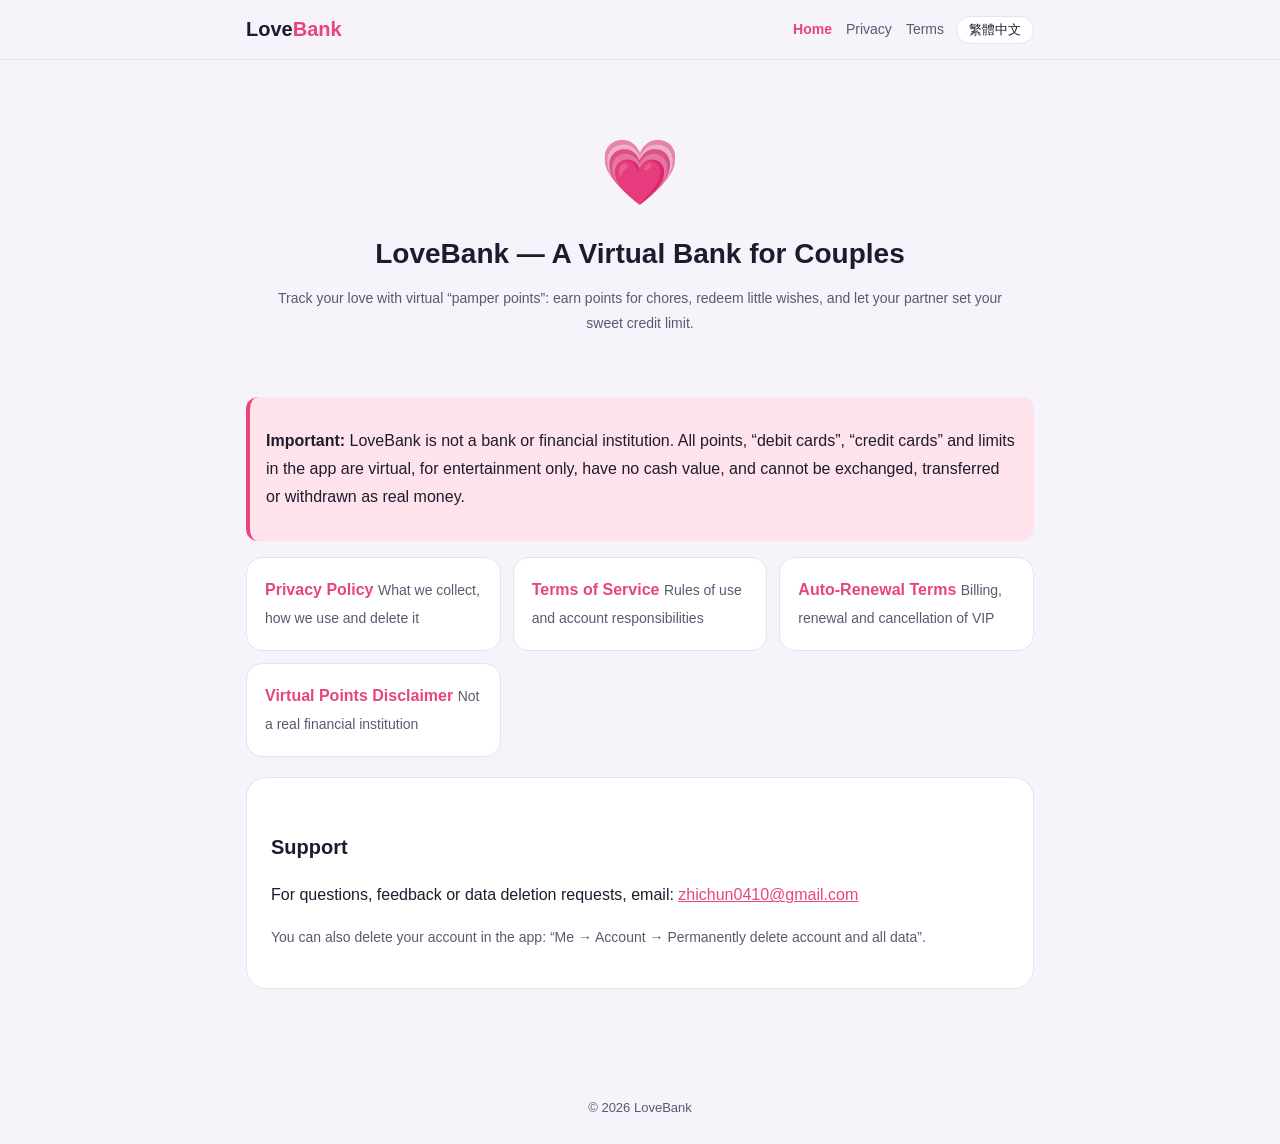
<file: index.html>
<!doctype html>
<html lang="zh-Hant">
<head>
  <meta charset="utf-8">
  <meta name="viewport" content="width=device-width, initial-scale=1">
  <title>LoveBank</title>
  <meta name="description" content="LoveBank 情侶專屬虛擬網銀 — Support, Privacy Policy and Terms of Service.">
  <link rel="stylesheet" href="style.css">
  <script src="lang.js"></script>
</head>
<body>
  <header class="top">
    <div class="top-inner">
      <a class="brand" href="index.html">Love<span>Bank</span></a>
      <nav>
        <a href="index.html" aria-current="page"><span data-lang="zh">首頁</span><span data-lang="en">Home</span></a>
        <a href="privacy.html"><span data-lang="zh">隱私權政策</span><span data-lang="en">Privacy</span></a>
        <a href="terms.html"><span data-lang="zh">服務條款</span><span data-lang="en">Terms</span></a>
      </nav>
      <button class="lang-btn" id="lang-btn" type="button">English</button>
    </div>
  </header>

  <main>
    <section class="hero">
      <div class="emoji">💗</div>
      <h1 data-lang="zh">LoveBank 情侶專屬虛擬網銀</h1>
      <h1 data-lang="en">LoveBank — A Virtual Bank for Couples</h1>
      <p class="muted" data-lang="zh">用寵愛幣記錄彼此的付出：做家務賺點、兌換小願望、由另一半核發你的甜蜜信用額度。</p>
      <p class="muted" data-lang="en">Track your love with virtual “pamper points”: earn points for chores, redeem little wishes, and let your partner set your sweet credit limit.</p>
    </section>

    <div class="notice">
      <p data-lang="zh"><strong>重要聲明：</strong>LoveBank 不是銀行或任何金融機構。App 內所有點數、金融卡、信用卡與額度皆為娛樂用途的虛擬點數，不具任何現金價值，不可兌換、轉讓或提領為真實貨幣。</p>
      <p data-lang="en"><strong>Important:</strong> LoveBank is not a bank or financial institution. All points, “debit cards”, “credit cards” and limits in the app are virtual, for entertainment only, have no cash value, and cannot be exchanged, transferred or withdrawn as real money.</p>
    </div>

    <div class="links">
      <a href="privacy.html">
        <strong data-lang="zh">隱私權政策</strong><strong data-lang="en">Privacy Policy</strong>
        <span class="muted" data-lang="zh">我們蒐集哪些資料、如何使用與刪除</span>
        <span class="muted" data-lang="en">What we collect, how we use and delete it</span>
      </a>
      <a href="terms.html">
        <strong data-lang="zh">服務條款</strong><strong data-lang="en">Terms of Service</strong>
        <span class="muted" data-lang="zh">使用規範與帳號責任</span>
        <span class="muted" data-lang="en">Rules of use and account responsibilities</span>
      </a>
      <a href="terms.html#subscription">
        <strong data-lang="zh">自動續訂說明</strong><strong data-lang="en">Auto-Renewal Terms</strong>
        <span class="muted" data-lang="zh">VIP 訂閱的付款、續訂與取消</span>
        <span class="muted" data-lang="en">Billing, renewal and cancellation of VIP</span>
      </a>
      <a href="terms.html#disclaimer">
        <strong data-lang="zh">虛擬點數免責聲明</strong><strong data-lang="en">Virtual Points Disclaimer</strong>
        <span class="muted" data-lang="zh">非真實金融機構</span>
        <span class="muted" data-lang="en">Not a real financial institution</span>
      </a>
    </div>

    <div class="card" style="margin-top:20px">
      <h2 data-lang="zh">客服支援</h2>
      <h2 data-lang="en">Support</h2>
      <p data-lang="zh">如有任何問題、建議或資料刪除需求，請來信：<a href="mailto:zhichun0410@gmail.com">zhichun0410@gmail.com</a></p>
      <p data-lang="en">For questions, feedback or data deletion requests, email: <a href="mailto:zhichun0410@gmail.com">zhichun0410@gmail.com</a></p>
      <p class="muted" data-lang="zh">你也可以直接在 App「我的 → 帳號管理 → 永久刪除帳號與所有關聯資料」自行刪除帳號。</p>
      <p class="muted" data-lang="en">You can also delete your account in the app: “Me → Account → Permanently delete account and all data”.</p>
    </div>
  </main>
  <footer>© 2026 LoveBank</footer>
</body>
</html>
</file>
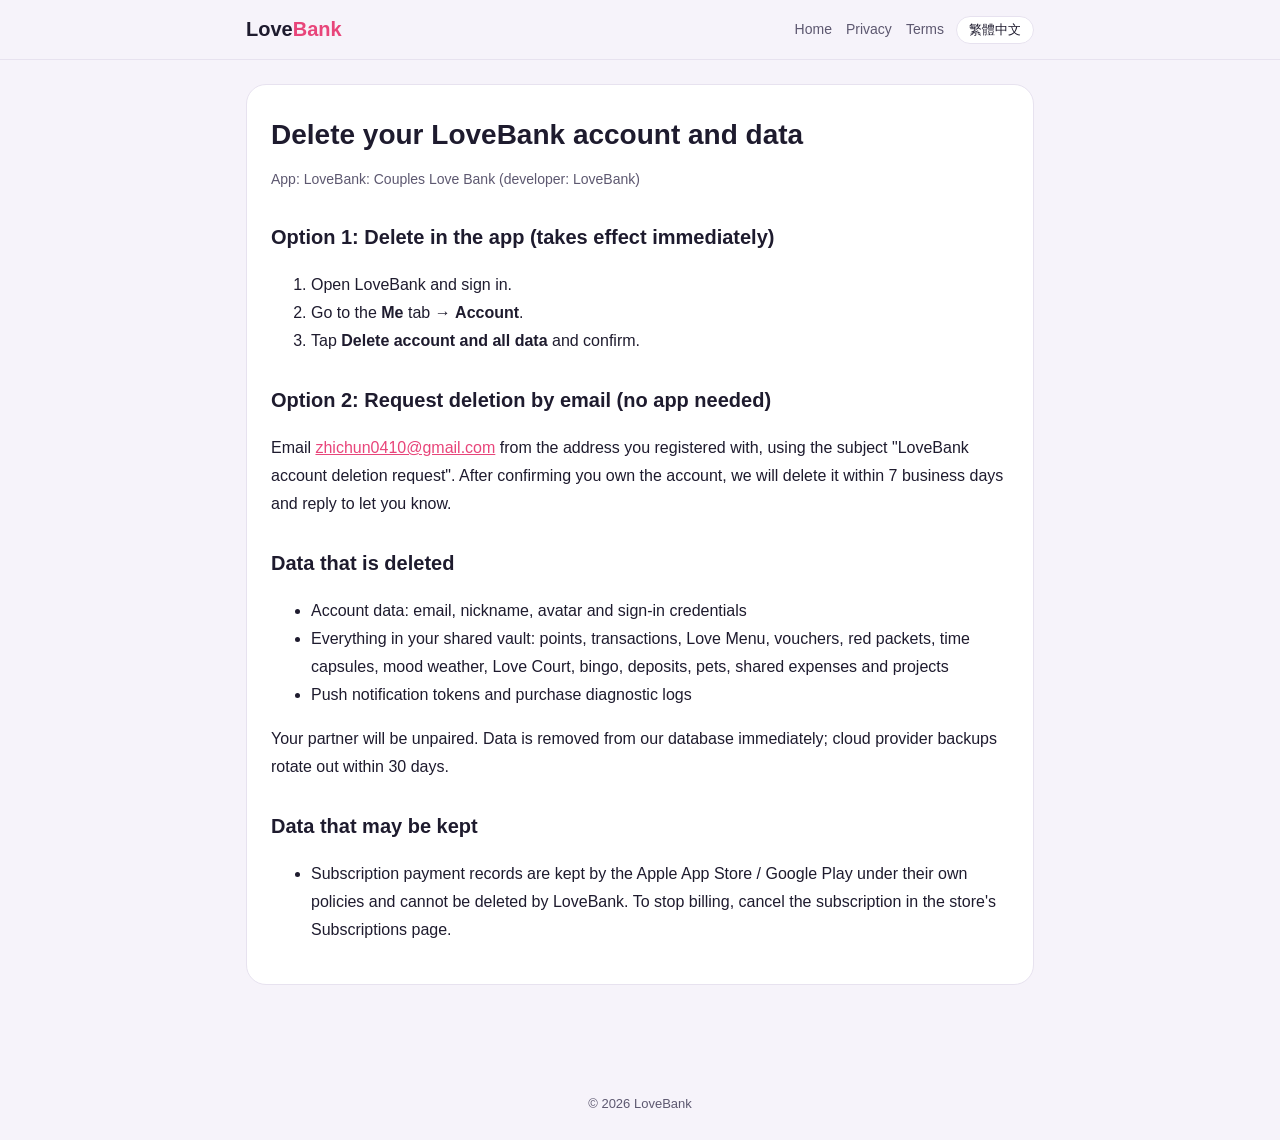
<file: delete-account.html>
<!doctype html>
<html lang="zh-Hant">
<head>
  <meta charset="utf-8">
  <meta name="viewport" content="width=device-width, initial-scale=1">
  <title>LoveBank Delete Account</title>
  <meta name="description" content="LoveBank 刪除帳號與資料 / Delete your account and data">
  <link rel="stylesheet" href="style.css">
  <script src="lang.js"></script>
</head>
<body>
  <header class="top">
    <div class="top-inner">
      <a class="brand" href="index.html">Love<span>Bank</span></a>
      <nav>
        <a href="index.html"><span data-lang="zh">首頁</span><span data-lang="en">Home</span></a>
        <a href="privacy.html"><span data-lang="zh">隱私權政策</span><span data-lang="en">Privacy</span></a>
        <a href="terms.html"><span data-lang="zh">服務條款</span><span data-lang="en">Terms</span></a>
      </nav>
      <button class="lang-btn" id="lang-btn" type="button">English</button>
    </div>
  </header>

  <main>
    <article class="card" data-lang="zh">
      <h1>刪除 LoveBank 帳號與資料</h1>
      <p class="muted">適用 App：LoveBank 情侶專屬虛擬網銀（開發者：LoveBank）</p>

      <h2>方法一：在 App 內自行刪除（立即生效）</h2>
      <ol>
        <li>開啟 LoveBank 並登入。</li>
        <li>點下方分頁「我的」→「帳號管理」。</li>
        <li>點「永久刪除帳號與所有關聯資料」，再次確認即可。</li>
      </ol>

      <h2>方法二：來信申請刪除（不需安裝 App）</h2>
      <p>請用你註冊 LoveBank 的 Email 寄信到 <a href="mailto:zhichun0410@gmail.com?subject=LoveBank%20%E5%88%AA%E9%99%A4%E5%B8%B3%E8%99%9F%E7%94%B3%E8%AB%8B">zhichun0410@gmail.com</a>，主旨寫「LoveBank 刪除帳號申請」。我們確認是帳號本人後，會在 7 個工作天內完成刪除並回信通知。</p>

      <h2>會刪除的資料</h2>
      <ul>
        <li>帳號資料：Email、暱稱、頭像、登入憑證</li>
        <li>你所屬共享金庫的所有內容：點數、交易明細、價目表、兌換券、紅包、時光膠囊、心情天氣、法庭、賓果、定存、寵物、共同記帳與專案</li>
        <li>推播通知 Token、內購診斷紀錄</li>
      </ul>
      <p>刪除後，你的另一半會回到未配對狀態。資料會立即從資料庫移除；雲端供應商的備份會在 30 天內輪替刪除。</p>

      <h2>可能保留的資料</h2>
      <ul>
        <li>訂閱付款紀錄由 Apple App Store／Google Play 依其規定保存，LoveBank 無法刪除。若要停止扣款，請在商店的「訂閱」頁面取消訂閱。</li>
      </ul>
    </article>

    <article class="card" data-lang="en">
      <h1>Delete your LoveBank account and data</h1>
      <p class="muted">App: LoveBank: Couples Love Bank (developer: LoveBank)</p>

      <h2>Option 1: Delete in the app (takes effect immediately)</h2>
      <ol>
        <li>Open LoveBank and sign in.</li>
        <li>Go to the <strong>Me</strong> tab → <strong>Account</strong>.</li>
        <li>Tap <strong>Delete account and all data</strong> and confirm.</li>
      </ol>

      <h2>Option 2: Request deletion by email (no app needed)</h2>
      <p>Email <a href="mailto:zhichun0410@gmail.com?subject=LoveBank%20account%20deletion%20request">zhichun0410@gmail.com</a> from the address you registered with, using the subject "LoveBank account deletion request". After confirming you own the account, we will delete it within 7 business days and reply to let you know.</p>

      <h2>Data that is deleted</h2>
      <ul>
        <li>Account data: email, nickname, avatar and sign-in credentials</li>
        <li>Everything in your shared vault: points, transactions, Love Menu, vouchers, red packets, time capsules, mood weather, Love Court, bingo, deposits, pets, shared expenses and projects</li>
        <li>Push notification tokens and purchase diagnostic logs</li>
      </ul>
      <p>Your partner will be unpaired. Data is removed from our database immediately; cloud provider backups rotate out within 30 days.</p>

      <h2>Data that may be kept</h2>
      <ul>
        <li>Subscription payment records are kept by the Apple App Store / Google Play under their own policies and cannot be deleted by LoveBank. To stop billing, cancel the subscription in the store's Subscriptions page.</li>
      </ul>
    </article>
  </main>
  <footer>© 2026 LoveBank</footer>
</body>
</html>
</file>
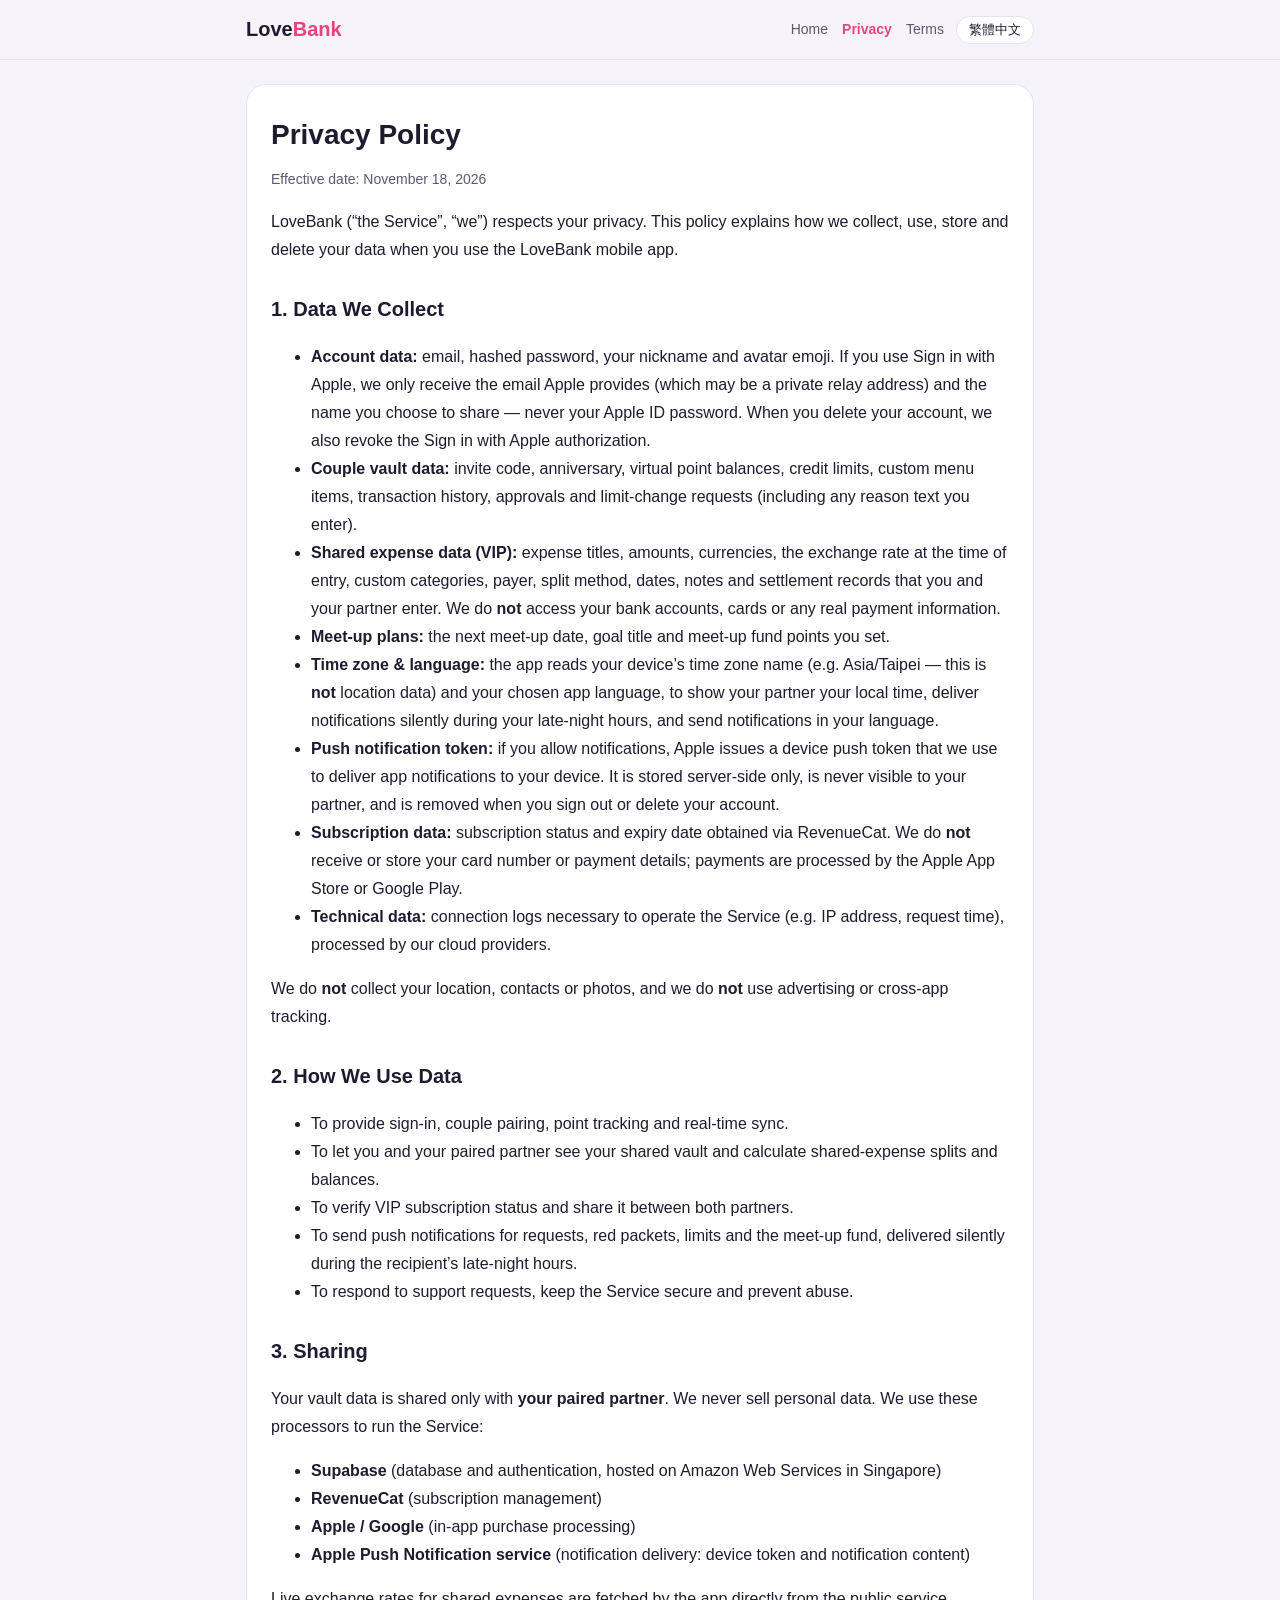
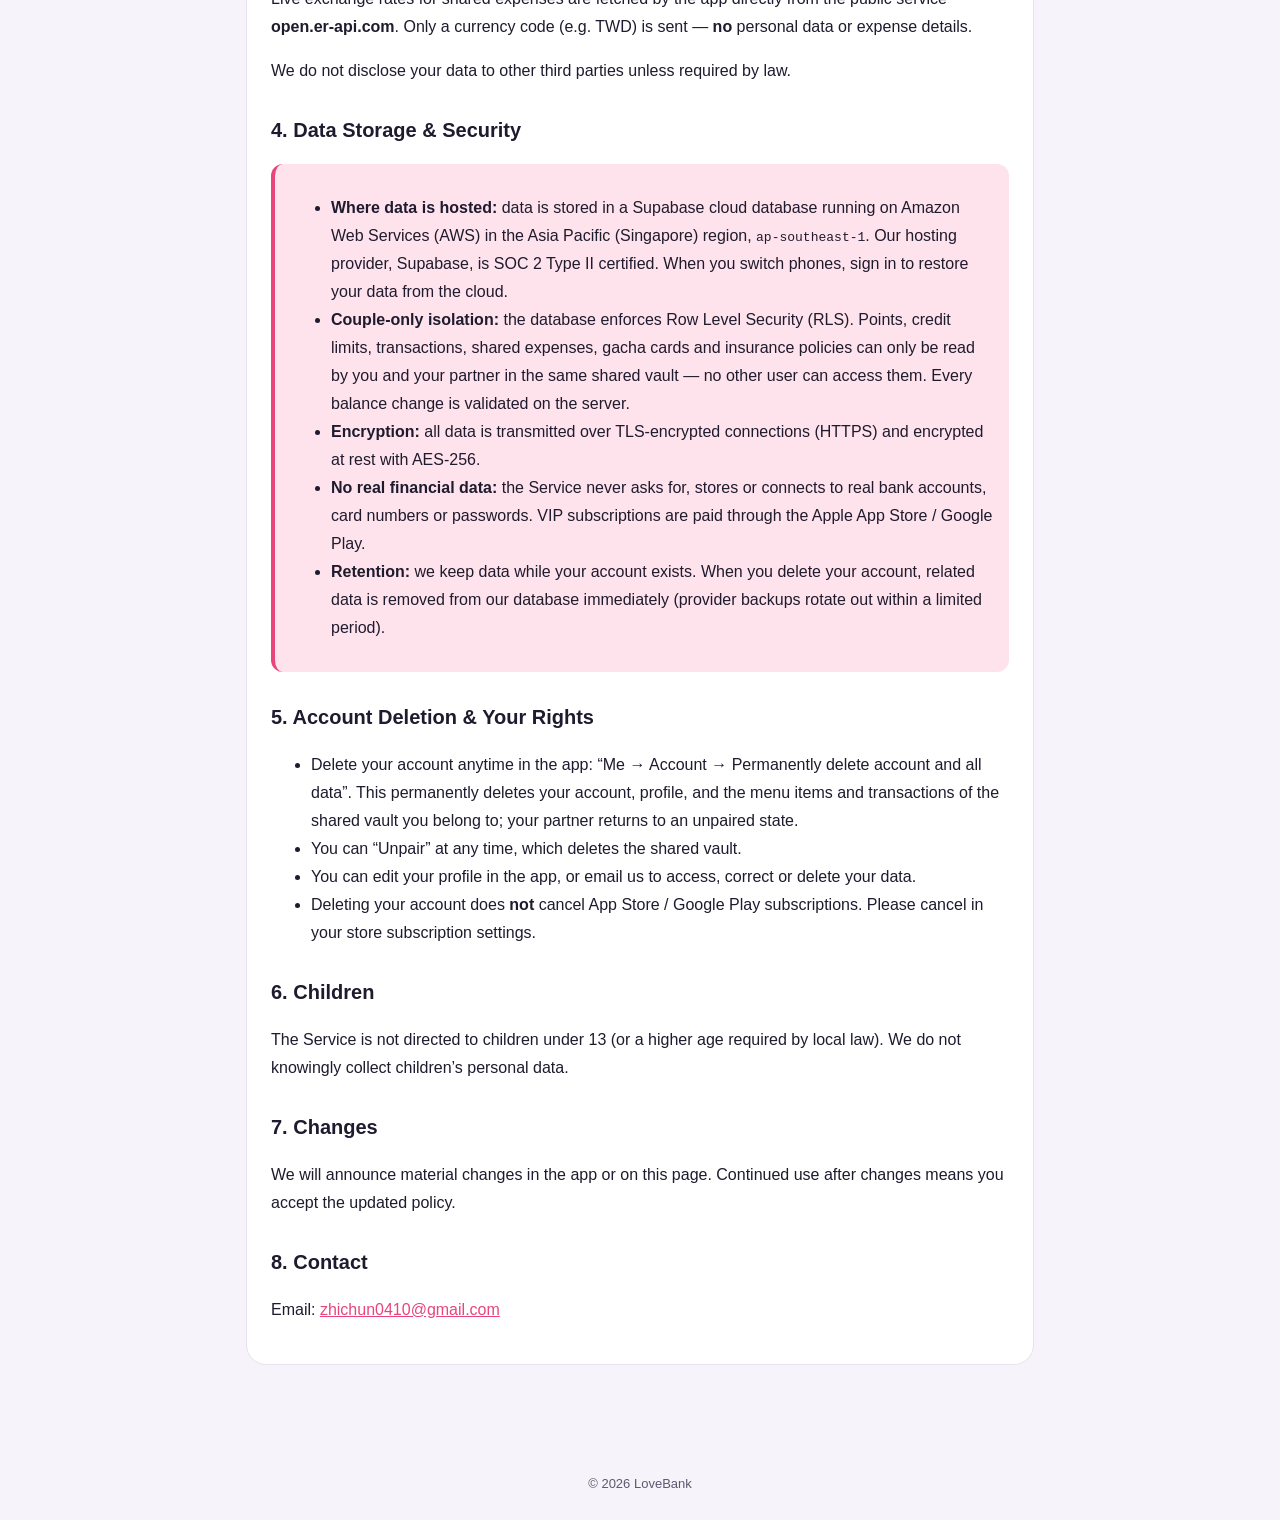
<file: privacy.html>
<!doctype html>
<html lang="zh-Hant">
<head>
  <meta charset="utf-8">
  <meta name="viewport" content="width=device-width, initial-scale=1">
  <title>LoveBank Privacy Policy</title>
  <meta name="description" content="LoveBank 隱私權政策 / Privacy Policy">
  <link rel="stylesheet" href="style.css">
  <script src="lang.js"></script>
  <script>
    // privacy.html#security 在英文模式自動捲到英文段落
    (function () {
      function jump() {
        if (document.documentElement.lang !== 'en' || location.hash !== '#security') return;
        var el = document.getElementById('security-en');
        if (el) el.scrollIntoView();
      }
      window.addEventListener('load', jump);
      window.addEventListener('hashchange', jump);
    })();
  </script>
</head>
<body>
  <header class="top">
    <div class="top-inner">
      <a class="brand" href="index.html">Love<span>Bank</span></a>
      <nav>
        <a href="index.html"><span data-lang="zh">首頁</span><span data-lang="en">Home</span></a>
        <a href="privacy.html" aria-current="page"><span data-lang="zh">隱私權政策</span><span data-lang="en">Privacy</span></a>
        <a href="terms.html"><span data-lang="zh">服務條款</span><span data-lang="en">Terms</span></a>
      </nav>
      <button class="lang-btn" id="lang-btn" type="button">English</button>
    </div>
  </header>

  <main>
    <!-- ======================= 繁體中文 ======================= -->
    <article class="card" data-lang="zh">
      <h1>隱私權政策</h1>
      <p class="muted">生效日期：2026 年 11 月 18 日</p>
      <p>LoveBank（以下稱「本服務」或「我們」）重視你的隱私。本政策說明當你使用 LoveBank 行動應用程式時，我們如何蒐集、使用、儲存與刪除你的資料。</p>

      <h2>1. 我們蒐集的資料</h2>
      <ul>
        <li><strong>帳號資料：</strong>Email、加密後的密碼、你設定的暱稱與頭像 Emoji。若使用「Apple 帳號登入」，我們只會收到 Apple 提供的 Email（可能是 Apple 的私密轉寄地址）與你同意分享的姓名，不會取得你的 Apple ID 密碼；刪除帳號時會一併向 Apple 撤銷授權。</li>
        <li><strong>情侶金庫資料：</strong>配對邀請碼、紀念日、虛擬點數餘額、信用額度、自訂價目表、交易明細、審核紀錄與調額申請（含你填寫的理由文字）。</li>
        <li><strong>共同記帳資料（VIP）：</strong>你與伴侶輸入的支出項目名稱、金額、幣別、記帳當時的匯率、自訂分類、付款者、分攤方式、日期、備註與結清紀錄。我們<strong>不會</strong>取得你的銀行帳戶、信用卡或任何真實支付資訊。</li>
        <li><strong>見面計畫：</strong>你們設定的下次見面日期、見面夢想標題與見面基金點數。</li>
        <li><strong>時區與語言偏好：</strong>App 會讀取裝置設定中的時區名稱（例如 Asia/Taipei，<strong>不是</strong>位置資訊）與你選擇的介面語言，用來向伴侶顯示你的當地時間，並在你的深夜時段將推播靜音送達、以你的語言發送通知。</li>
        <li><strong>推播通知 Token：</strong>你允許通知後，Apple 會核發一組裝置推播 Token，我們用它向你的裝置傳送 App 通知。Token 只存在伺服器端，你的伴侶無法讀取；登出或刪除帳號時即移除。</li>
        <li><strong>訂閱資料：</strong>透過 RevenueCat 取得的訂閱狀態與到期日。我們<strong>不會</strong>取得或儲存你的信用卡號等付款資訊，付款由 Apple App Store 或 Google Play 處理。</li>
        <li><strong>技術資料：</strong>為維持服務運作所必要的連線紀錄（例如 IP 位址、請求時間），由我們的雲端服務供應商處理。</li>
      </ul>
      <p>我們<strong>不</strong>蒐集你的位置、通訊錄、相片，也<strong>不</strong>使用廣告追蹤或跨 App 追蹤。</p>

      <h2>2. 資料使用目的</h2>
      <ul>
        <li>提供帳號登入、情侶配對、點數記錄與即時同步等核心功能。</li>
        <li>讓你與已配對的另一半看到共享金庫中的資料，並計算共同記帳的分攤與結清金額。</li>
        <li>確認 VIP 訂閱狀態並於情侶雙方間共享。</li>
        <li>傳送審核申請、紅包、額度與見面基金等推播通知；依收件人的時區於深夜靜音送達。</li>
        <li>回覆你的客服需求、維護服務安全與防止濫用。</li>
      </ul>

      <h2>3. 資料分享對象</h2>
      <p>你的情侶金庫資料只會分享給<strong>與你配對的另一半</strong>。我們不會出售你的個人資料。為提供服務，我們委託下列處理者：</p>
      <ul>
        <li><strong>Supabase</strong>（資料庫與身分驗證，託管於 Amazon Web Services 新加坡資料中心）</li>
        <li><strong>RevenueCat</strong>（訂閱狀態管理）</li>
        <li><strong>Apple / Google</strong>（App 內購付款處理）</li>
        <li><strong>Apple Push Notification service</strong>（推播通知傳送：裝置 Token 與通知內容）</li>
      </ul>
      <p>共同記帳的即時匯率由 App 直接向公開匯率服務 <strong>open.er-api.com</strong> 查詢，查詢內容僅為幣別代碼（例如 TWD），<strong>不含</strong>任何個人資料或帳目內容。</p>
      <p>除法律要求外，我們不會向其他第三方揭露你的資料。</p>

      <h2 id="security">4. 資料儲存與安全性</h2>
      <div class="notice">
        <ul>
          <li><strong>雲端託管位置：</strong>資料儲存於 Supabase 雲端資料庫，底層為 Amazon Web Services（AWS）亞太（新加坡）區域 <code>ap-southeast-1</code>。託管供應商 Supabase 已通過 SOC 2 Type II 安全認證。更換手機時，登入原帳號即可從雲端還原資料。</li>
          <li><strong>雙人資料隔離：</strong>資料庫啟用資料列層級安全（Row Level Security, RLS）。點數、信用額度、交易明細、共同記帳、盲盒與保單等資料，僅限同一共享金庫的你與伴侶讀取，其他使用者無法存取；所有點數異動皆由伺服器端驗證。</li>
          <li><strong>加密：</strong>所有資料以 TLS 加密連線（HTTPS）傳輸；雲端靜態資料以 AES-256 加密儲存。</li>
          <li><strong>不涉及真實金融資料：</strong>本服務不會索取、儲存或串接任何真實銀行帳號、信用卡號或密碼；VIP 訂閱付款由 Apple App Store / Google Play 處理。</li>
          <li><strong>保存期間：</strong>我們在你的帳號存續期間保存資料；帳號刪除後，相關資料將立即自資料庫移除（供應商備份依週期於有限期間內輪替刪除）。</li>
        </ul>
      </div>

      <h2>5. 刪除帳號與你的權利</h2>
      <ul>
        <li>你可隨時在 App 內「我的 → 帳號管理 → 永久刪除帳號與所有關聯資料」自行刪除帳號。刪除後，你的帳號、個人資料以及你所屬共享金庫中的價目表與交易明細將永久刪除，另一半將回到未配對狀態。</li>
        <li>你可隨時「解除情侶綁定」，共享金庫資料將一併刪除。</li>
        <li>你可在 App 內修改暱稱等個人資料，或來信要求查詢、更正或刪除資料。</li>
        <li>刪除帳號<strong>不會</strong>自動取消 App Store / Google Play 的訂閱，請至商店的訂閱管理頁取消。</li>
      </ul>

      <h2>6. 兒童隱私</h2>
      <p>本服務不適用於未滿 13 歲之兒童（或你所在地區法律規定之更高年齡），我們不會故意蒐集兒童的個人資料。</p>

      <h2>7. 政策變更</h2>
      <p>若本政策有重大變更，我們會在 App 或本網頁公告。變更後繼續使用本服務，即表示你同意更新後的政策。</p>

      <h2>8. 聯絡我們</h2>
      <p>Email：<a href="mailto:zhichun0410@gmail.com">zhichun0410@gmail.com</a></p>
    </article>

    <!-- ======================= English ======================= -->
    <article class="card" data-lang="en">
      <h1>Privacy Policy</h1>
      <p class="muted">Effective date: November 18, 2026</p>
      <p>LoveBank (“the Service”, “we”) respects your privacy. This policy explains how we collect, use, store and delete your data when you use the LoveBank mobile app.</p>

      <h2>1. Data We Collect</h2>
      <ul>
        <li><strong>Account data:</strong> email, hashed password, your nickname and avatar emoji. If you use Sign in with Apple, we only receive the email Apple provides (which may be a private relay address) and the name you choose to share — never your Apple ID password. When you delete your account, we also revoke the Sign in with Apple authorization.</li>
        <li><strong>Couple vault data:</strong> invite code, anniversary, virtual point balances, credit limits, custom menu items, transaction history, approvals and limit-change requests (including any reason text you enter).</li>
        <li><strong>Shared expense data (VIP):</strong> expense titles, amounts, currencies, the exchange rate at the time of entry, custom categories, payer, split method, dates, notes and settlement records that you and your partner enter. We do <strong>not</strong> access your bank accounts, cards or any real payment information.</li>
        <li><strong>Meet-up plans:</strong> the next meet-up date, goal title and meet-up fund points you set.</li>
        <li><strong>Time zone &amp; language:</strong> the app reads your device’s time zone name (e.g. Asia/Taipei — this is <strong>not</strong> location data) and your chosen app language, to show your partner your local time, deliver notifications silently during your late-night hours, and send notifications in your language.</li>
        <li><strong>Push notification token:</strong> if you allow notifications, Apple issues a device push token that we use to deliver app notifications to your device. It is stored server-side only, is never visible to your partner, and is removed when you sign out or delete your account.</li>
        <li><strong>Subscription data:</strong> subscription status and expiry date obtained via RevenueCat. We do <strong>not</strong> receive or store your card number or payment details; payments are processed by the Apple App Store or Google Play.</li>
        <li><strong>Technical data:</strong> connection logs necessary to operate the Service (e.g. IP address, request time), processed by our cloud providers.</li>
      </ul>
      <p>We do <strong>not</strong> collect your location, contacts or photos, and we do <strong>not</strong> use advertising or cross-app tracking.</p>

      <h2>2. How We Use Data</h2>
      <ul>
        <li>To provide sign-in, couple pairing, point tracking and real-time sync.</li>
        <li>To let you and your paired partner see your shared vault and calculate shared-expense splits and balances.</li>
        <li>To verify VIP subscription status and share it between both partners.</li>
        <li>To send push notifications for requests, red packets, limits and the meet-up fund, delivered silently during the recipient’s late-night hours.</li>
        <li>To respond to support requests, keep the Service secure and prevent abuse.</li>
      </ul>

      <h2>3. Sharing</h2>
      <p>Your vault data is shared only with <strong>your paired partner</strong>. We never sell personal data. We use these processors to run the Service:</p>
      <ul>
        <li><strong>Supabase</strong> (database and authentication, hosted on Amazon Web Services in Singapore)</li>
        <li><strong>RevenueCat</strong> (subscription management)</li>
        <li><strong>Apple / Google</strong> (in-app purchase processing)</li>
        <li><strong>Apple Push Notification service</strong> (notification delivery: device token and notification content)</li>
      </ul>
      <p>Live exchange rates for shared expenses are fetched by the app directly from the public service <strong>open.er-api.com</strong>. Only a currency code (e.g. TWD) is sent — <strong>no</strong> personal data or expense details.</p>
      <p>We do not disclose your data to other third parties unless required by law.</p>

      <h2 id="security-en">4. Data Storage &amp; Security</h2>
      <div class="notice">
        <ul>
          <li><strong>Where data is hosted:</strong> data is stored in a Supabase cloud database running on Amazon Web Services (AWS) in the Asia Pacific (Singapore) region, <code>ap-southeast-1</code>. Our hosting provider, Supabase, is SOC 2 Type II certified. When you switch phones, sign in to restore your data from the cloud.</li>
          <li><strong>Couple-only isolation:</strong> the database enforces Row Level Security (RLS). Points, credit limits, transactions, shared expenses, gacha cards and insurance policies can only be read by you and your partner in the same shared vault — no other user can access them. Every balance change is validated on the server.</li>
          <li><strong>Encryption:</strong> all data is transmitted over TLS-encrypted connections (HTTPS) and encrypted at rest with AES-256.</li>
          <li><strong>No real financial data:</strong> the Service never asks for, stores or connects to real bank accounts, card numbers or passwords. VIP subscriptions are paid through the Apple App Store / Google Play.</li>
          <li><strong>Retention:</strong> we keep data while your account exists. When you delete your account, related data is removed from our database immediately (provider backups rotate out within a limited period).</li>
        </ul>
      </div>

      <h2>5. Account Deletion &amp; Your Rights</h2>
      <ul>
        <li>Delete your account anytime in the app: “Me → Account → Permanently delete account and all data”. This permanently deletes your account, profile, and the menu items and transactions of the shared vault you belong to; your partner returns to an unpaired state.</li>
        <li>You can “Unpair” at any time, which deletes the shared vault.</li>
        <li>You can edit your profile in the app, or email us to access, correct or delete your data.</li>
        <li>Deleting your account does <strong>not</strong> cancel App Store / Google Play subscriptions. Please cancel in your store subscription settings.</li>
      </ul>

      <h2>6. Children</h2>
      <p>The Service is not directed to children under 13 (or a higher age required by local law). We do not knowingly collect children’s personal data.</p>

      <h2>7. Changes</h2>
      <p>We will announce material changes in the app or on this page. Continued use after changes means you accept the updated policy.</p>

      <h2>8. Contact</h2>
      <p>Email: <a href="mailto:zhichun0410@gmail.com">zhichun0410@gmail.com</a></p>
    </article>
  </main>
  <footer>© 2026 LoveBank</footer>
</body>
</html>
</file>
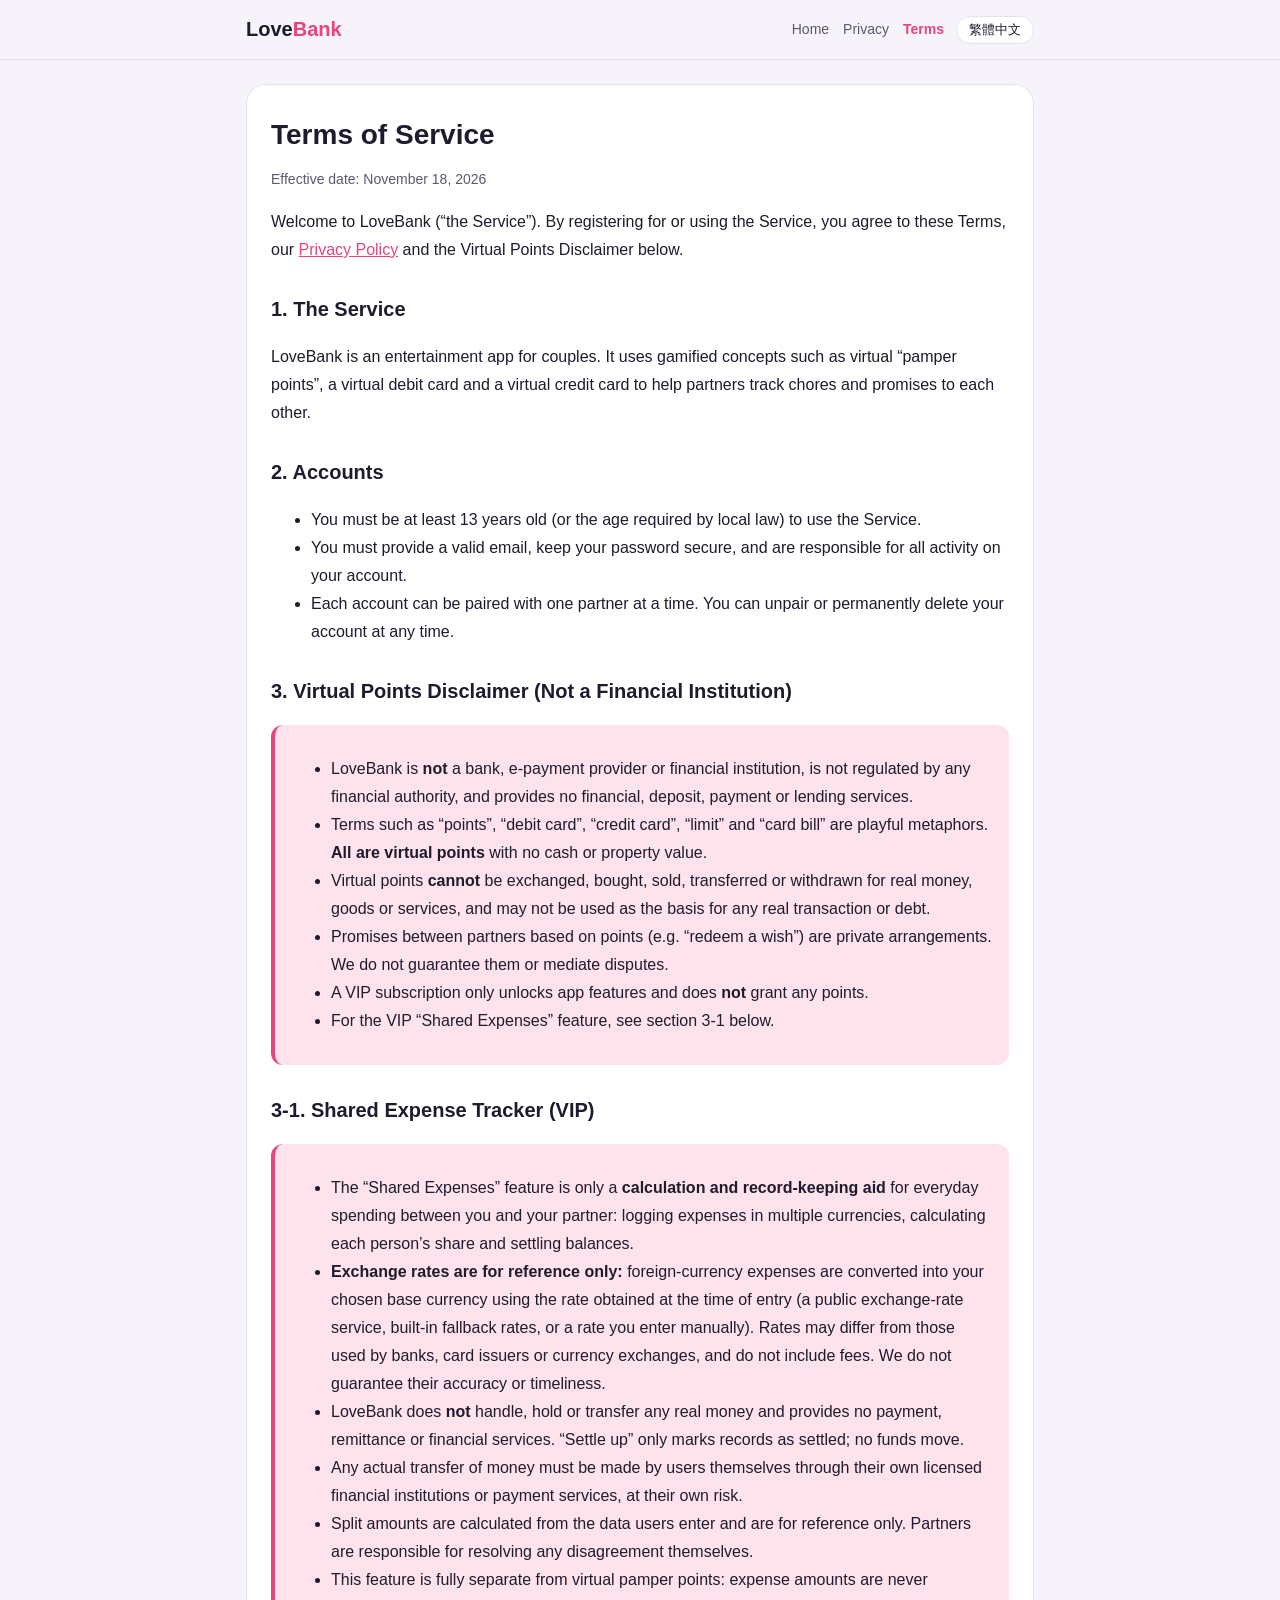
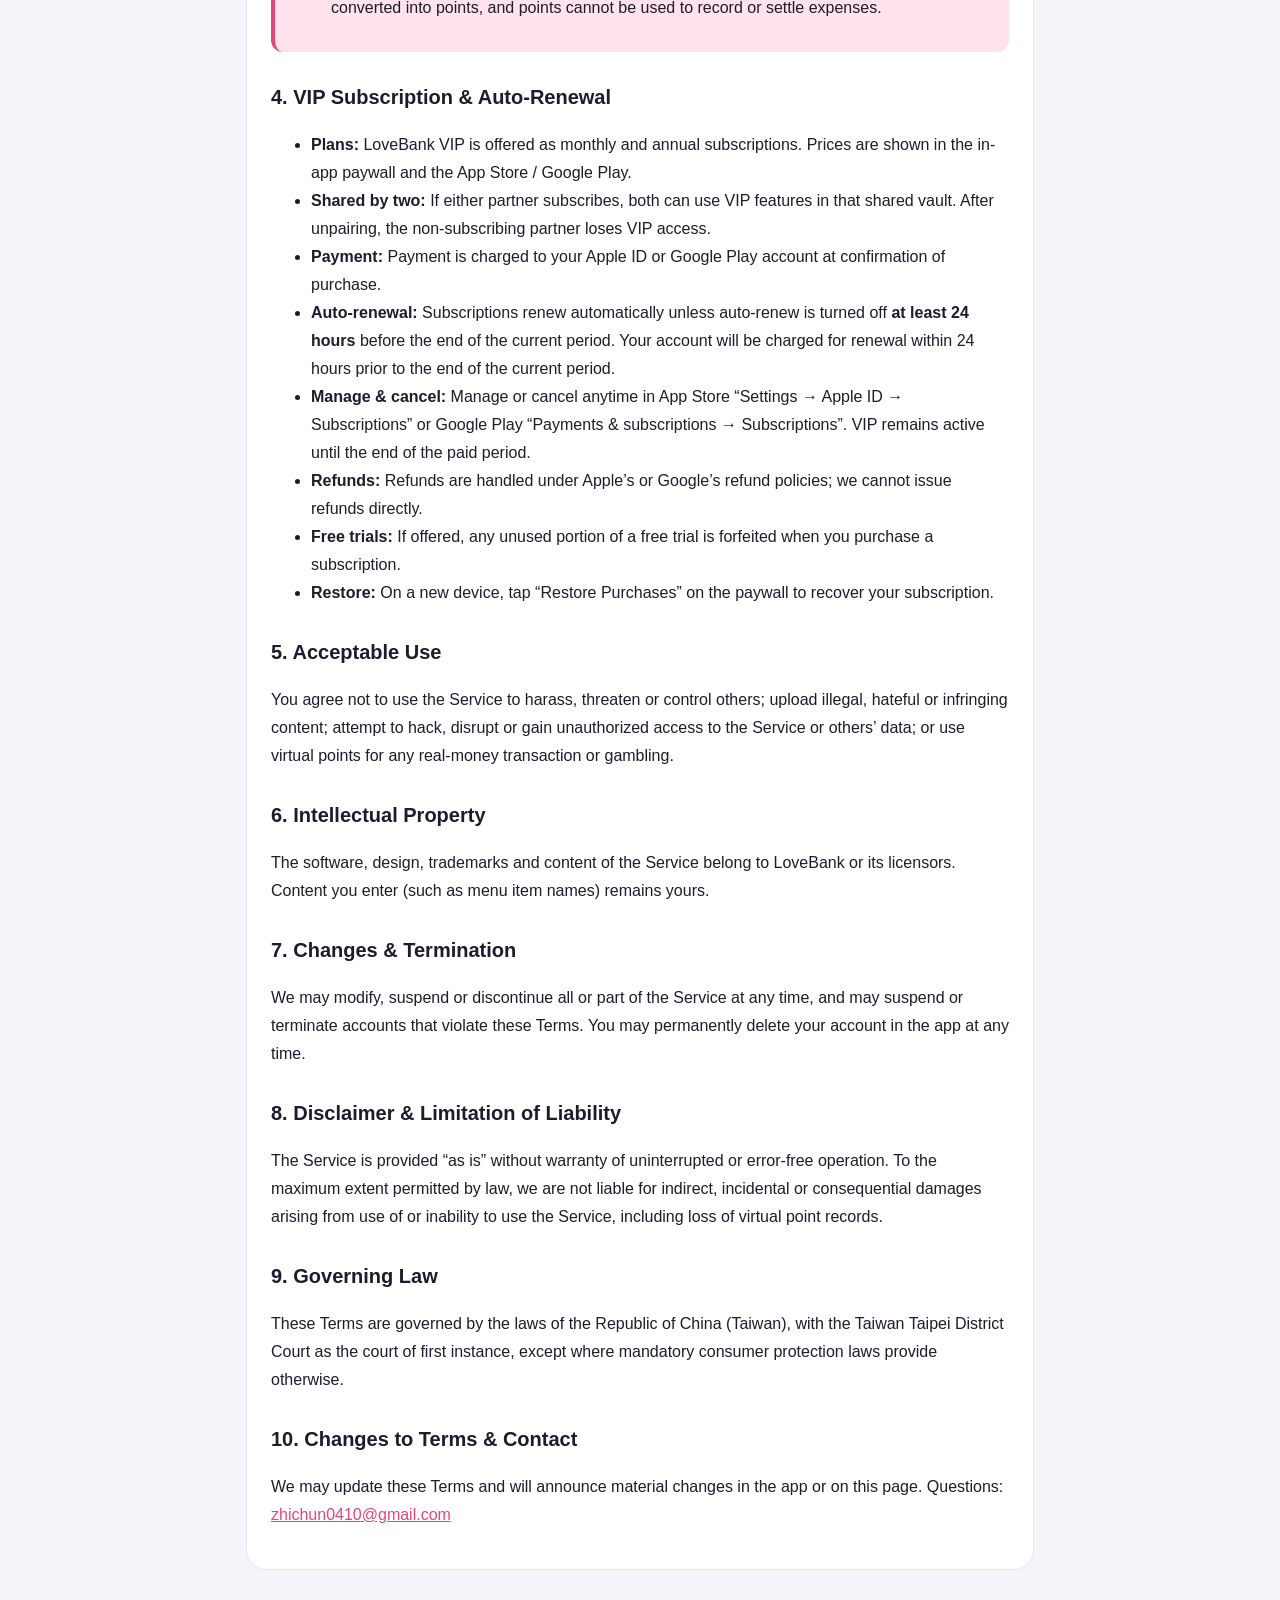
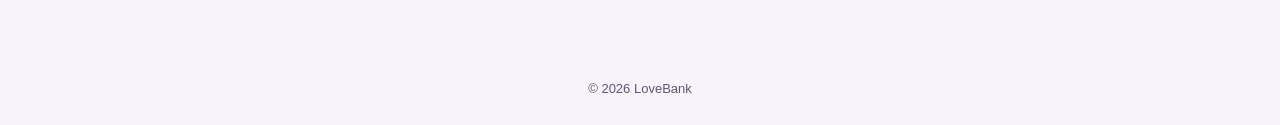
<file: terms.html>
<!doctype html>
<html lang="zh-Hant">
<head>
  <meta charset="utf-8">
  <meta name="viewport" content="width=device-width, initial-scale=1">
  <title>LoveBank Terms of Service</title>
  <meta name="description" content="LoveBank 服務條款、自動續訂說明與虛擬點數免責聲明 / Terms of Service">
  <link rel="stylesheet" href="style.css">
  <script src="lang.js"></script>
</head>
<body>
  <header class="top">
    <div class="top-inner">
      <a class="brand" href="index.html">Love<span>Bank</span></a>
      <nav>
        <a href="index.html"><span data-lang="zh">首頁</span><span data-lang="en">Home</span></a>
        <a href="privacy.html"><span data-lang="zh">隱私權政策</span><span data-lang="en">Privacy</span></a>
        <a href="terms.html" aria-current="page"><span data-lang="zh">服務條款</span><span data-lang="en">Terms</span></a>
      </nav>
      <button class="lang-btn" id="lang-btn" type="button">English</button>
    </div>
  </header>

  <main>
    <!-- ======================= 繁體中文 ======================= -->
    <article class="card" data-lang="zh">
      <h1>服務條款</h1>
      <p class="muted">生效日期：2026 年 11 月 18 日</p>
      <p>歡迎使用 LoveBank（以下稱「本服務」）。當你註冊或使用本服務，即表示你已閱讀、瞭解並同意本條款、<a href="privacy.html">隱私權政策</a>與下方之虛擬點數免責聲明。</p>

      <h2>1. 服務說明</h2>
      <p>LoveBank 是一款提供情侶互動與記錄的娛樂型 App，透過「寵愛幣」虛擬點數、虛擬金融卡與虛擬信用卡等遊戲化設計，協助伴侶記錄家務分工與彼此的約定。</p>

      <h2>2. 帳號</h2>
      <ul>
        <li>你需年滿 13 歲（或你所在地區法律規定之年齡）始得使用本服務。</li>
        <li>你應提供正確的 Email 並妥善保管密碼，對帳號內的所有活動負責。</li>
        <li>每個帳號同一時間只能與一位伴侶配對。你可隨時解除綁定或永久刪除帳號。</li>
      </ul>

      <h2 id="disclaimer">3. 虛擬點數免責聲明（非真實金融機構）</h2>
      <div class="notice">
        <ul>
          <li>LoveBank <strong>不是</strong>銀行、電子支付機構或任何金融機構，未受任何金融主管機關監理，也不提供任何金融、存款、支付或借貸服務。</li>
          <li>App 內的「寵愛幣」、「金融卡」、「信用卡」、「額度」、「卡費」等名稱僅為遊戲化比喻，<strong>全部為虛擬點數</strong>，不具任何現金或財產價值。</li>
          <li>虛擬點數<strong>不可</strong>兌換、購買、出售、轉讓或提領為真實貨幣、商品或服務，亦不得作為任何交易或債務之依據。</li>
          <li>伴侶間依虛擬點數所做的約定（例如「兌換願望」）純屬雙方私下互動，本服務不保證其履行，亦不介入任何糾紛。</li>
          <li>VIP 訂閱僅解鎖 App 功能，<strong>不會</strong>增加任何虛擬點數。</li>
          <li>VIP 的「真實共同記帳」功能請另見下方第 3-1 條說明。</li>
        </ul>
      </div>

      <h2 id="expense">3-1. 真實共同記帳功能說明（VIP）</h2>
      <div class="notice">
        <ul>
          <li>「真實共同記帳」僅為你與伴侶之間日常收支的<strong>計算與記帳輔助工具</strong>，協助記錄支出、計算分攤金額與結清差額，支援多種幣別。</li>
          <li><strong>匯率僅供參考：</strong>外幣支出依記帳當時取得的匯率（公開匯率服務、內建備援匯率或你手動輸入的匯率）換算為你們設定的基準幣別。匯率可能與銀行、信用卡或實際兌換時的匯率及手續費不同，本服務不保證其即時性或正確性。</li>
          <li>LoveBank <strong>不經手、不保管、不轉移</strong>任何真實資金，也不提供支付、匯款、代收代付或任何金融服務。「一鍵結清」僅將帳目標記為已結清，不會產生任何實際金流。</li>
          <li>實際資金轉移須由使用者透過各自合法之金融機構或支付服務自行完成，相關風險與責任由使用者自行承擔。</li>
          <li>分攤金額依使用者輸入之資料計算，僅供參考；雙方對金額有爭議時，應自行協商，本服務不介入。</li>
          <li>此功能與虛擬寵愛幣完全獨立，記帳金額不會轉換為寵愛幣，寵愛幣亦不可用於記帳或結清。</li>
        </ul>
      </div>

      <h2 id="subscription">4. VIP 訂閱與自動續訂條款</h2>
      <ul>
        <li><strong>方案：</strong>LoveBank VIP 提供月訂閱與年訂閱，價格以 App 內付費牆及 App Store / Google Play 顯示為準。</li>
        <li><strong>雙人共享：</strong>情侶任一方訂閱，雙方皆可在該共享金庫中使用 VIP 功能。解除綁定後，未訂閱的一方將失去 VIP 權益。</li>
        <li><strong>付款：</strong>確認購買時，費用將從你的 Apple ID 或 Google Play 帳戶扣款。</li>
        <li><strong>自動續訂：</strong>訂閱將自動續訂，除非你在當期結束前<strong>至少 24 小時</strong>關閉自動續訂。續訂費用將於當期結束前 24 小時內扣款。</li>
        <li><strong>管理與取消：</strong>你可隨時至 App Store「設定 → Apple ID → 訂閱項目」或 Google Play「付款與訂閱 → 訂閱」管理或取消。取消後，VIP 權益持續至當期結束。</li>
        <li><strong>退款：</strong>退款依 Apple 或 Google 的退款政策處理，本服務無法直接退款。</li>
        <li><strong>免費試用：</strong>若有提供免費試用，未使用的試用期將在購買訂閱時作廢。</li>
        <li><strong>恢復購買：</strong>更換裝置時，可在付費牆點選「恢復購買」取回訂閱。</li>
      </ul>

      <h2>5. 使用規範</h2>
      <p>你同意不會：利用本服務騷擾、威脅或控制他人；上傳違法、仇恨或侵權內容；嘗試破解、干擾或未經授權存取本服務或他人資料；或將虛擬點數用於任何真實金錢交易或賭博。</p>

      <h2>6. 智慧財產權</h2>
      <p>本服務之軟體、介面設計、商標與內容之權利屬於 LoveBank 或其授權人。你自行輸入的內容（如價目表名稱）仍屬於你。</p>

      <h2>7. 服務變更與終止</h2>
      <p>我們得隨時修改、暫停或終止本服務之全部或一部分。若你違反本條款，我們得暫停或終止你的帳號。你可隨時於 App 內永久刪除帳號。</p>

      <h2>8. 免責與責任限制</h2>
      <p>本服務依「現況」提供，不保證不中斷或無錯誤。在法律允許的最大範圍內，我們不就因使用或無法使用本服務所生之間接、附帶或衍生損害負責，包括虛擬點數紀錄的遺失。</p>

      <h2>9. 準據法</h2>
      <p>本條款以中華民國（臺灣）法律為準據法，並以臺灣臺北地方法院為第一審管轄法院，但消費者保護法等強制規定另有規定者，從其規定。</p>

      <h2>10. 條款修改與聯絡方式</h2>
      <p>我們可能更新本條款，重大變更將於 App 或本網頁公告。如有疑問請來信：<a href="mailto:zhichun0410@gmail.com">zhichun0410@gmail.com</a></p>
    </article>

    <!-- ======================= English ======================= -->
    <article class="card" data-lang="en">
      <h1>Terms of Service</h1>
      <p class="muted">Effective date: November 18, 2026</p>
      <p>Welcome to LoveBank (“the Service”). By registering for or using the Service, you agree to these Terms, our <a href="privacy.html">Privacy Policy</a> and the Virtual Points Disclaimer below.</p>

      <h2>1. The Service</h2>
      <p>LoveBank is an entertainment app for couples. It uses gamified concepts such as virtual “pamper points”, a virtual debit card and a virtual credit card to help partners track chores and promises to each other.</p>

      <h2>2. Accounts</h2>
      <ul>
        <li>You must be at least 13 years old (or the age required by local law) to use the Service.</li>
        <li>You must provide a valid email, keep your password secure, and are responsible for all activity on your account.</li>
        <li>Each account can be paired with one partner at a time. You can unpair or permanently delete your account at any time.</li>
      </ul>

      <h2 id="disclaimer-en">3. Virtual Points Disclaimer (Not a Financial Institution)</h2>
      <div class="notice">
        <ul>
          <li>LoveBank is <strong>not</strong> a bank, e-payment provider or financial institution, is not regulated by any financial authority, and provides no financial, deposit, payment or lending services.</li>
          <li>Terms such as “points”, “debit card”, “credit card”, “limit” and “card bill” are playful metaphors. <strong>All are virtual points</strong> with no cash or property value.</li>
          <li>Virtual points <strong>cannot</strong> be exchanged, bought, sold, transferred or withdrawn for real money, goods or services, and may not be used as the basis for any real transaction or debt.</li>
          <li>Promises between partners based on points (e.g. “redeem a wish”) are private arrangements. We do not guarantee them or mediate disputes.</li>
          <li>A VIP subscription only unlocks app features and does <strong>not</strong> grant any points.</li>
          <li>For the VIP “Shared Expenses” feature, see section 3-1 below.</li>
        </ul>
      </div>

      <h2 id="expense-en">3-1. Shared Expense Tracker (VIP)</h2>
      <div class="notice">
        <ul>
          <li>The “Shared Expenses” feature is only a <strong>calculation and record-keeping aid</strong> for everyday spending between you and your partner: logging expenses in multiple currencies, calculating each person’s share and settling balances.</li>
          <li><strong>Exchange rates are for reference only:</strong> foreign-currency expenses are converted into your chosen base currency using the rate obtained at the time of entry (a public exchange-rate service, built-in fallback rates, or a rate you enter manually). Rates may differ from those used by banks, card issuers or currency exchanges, and do not include fees. We do not guarantee their accuracy or timeliness.</li>
          <li>LoveBank does <strong>not</strong> handle, hold or transfer any real money and provides no payment, remittance or financial services. “Settle up” only marks records as settled; no funds move.</li>
          <li>Any actual transfer of money must be made by users themselves through their own licensed financial institutions or payment services, at their own risk.</li>
          <li>Split amounts are calculated from the data users enter and are for reference only. Partners are responsible for resolving any disagreement themselves.</li>
          <li>This feature is fully separate from virtual pamper points: expense amounts are never converted into points, and points cannot be used to record or settle expenses.</li>
        </ul>
      </div>

      <h2 id="subscription-en">4. VIP Subscription &amp; Auto-Renewal</h2>
      <ul>
        <li><strong>Plans:</strong> LoveBank VIP is offered as monthly and annual subscriptions. Prices are shown in the in-app paywall and the App Store / Google Play.</li>
        <li><strong>Shared by two:</strong> If either partner subscribes, both can use VIP features in that shared vault. After unpairing, the non-subscribing partner loses VIP access.</li>
        <li><strong>Payment:</strong> Payment is charged to your Apple ID or Google Play account at confirmation of purchase.</li>
        <li><strong>Auto-renewal:</strong> Subscriptions renew automatically unless auto-renew is turned off <strong>at least 24 hours</strong> before the end of the current period. Your account will be charged for renewal within 24 hours prior to the end of the current period.</li>
        <li><strong>Manage &amp; cancel:</strong> Manage or cancel anytime in App Store “Settings → Apple ID → Subscriptions” or Google Play “Payments &amp; subscriptions → Subscriptions”. VIP remains active until the end of the paid period.</li>
        <li><strong>Refunds:</strong> Refunds are handled under Apple’s or Google’s refund policies; we cannot issue refunds directly.</li>
        <li><strong>Free trials:</strong> If offered, any unused portion of a free trial is forfeited when you purchase a subscription.</li>
        <li><strong>Restore:</strong> On a new device, tap “Restore Purchases” on the paywall to recover your subscription.</li>
      </ul>

      <h2>5. Acceptable Use</h2>
      <p>You agree not to use the Service to harass, threaten or control others; upload illegal, hateful or infringing content; attempt to hack, disrupt or gain unauthorized access to the Service or others’ data; or use virtual points for any real-money transaction or gambling.</p>

      <h2>6. Intellectual Property</h2>
      <p>The software, design, trademarks and content of the Service belong to LoveBank or its licensors. Content you enter (such as menu item names) remains yours.</p>

      <h2>7. Changes &amp; Termination</h2>
      <p>We may modify, suspend or discontinue all or part of the Service at any time, and may suspend or terminate accounts that violate these Terms. You may permanently delete your account in the app at any time.</p>

      <h2>8. Disclaimer &amp; Limitation of Liability</h2>
      <p>The Service is provided “as is” without warranty of uninterrupted or error-free operation. To the maximum extent permitted by law, we are not liable for indirect, incidental or consequential damages arising from use of or inability to use the Service, including loss of virtual point records.</p>

      <h2>9. Governing Law</h2>
      <p>These Terms are governed by the laws of the Republic of China (Taiwan), with the Taiwan Taipei District Court as the court of first instance, except where mandatory consumer protection laws provide otherwise.</p>

      <h2>10. Changes to Terms &amp; Contact</h2>
      <p>We may update these Terms and will announce material changes in the app or on this page. Questions: <a href="mailto:zhichun0410@gmail.com">zhichun0410@gmail.com</a></p>
    </article>
  </main>
  <footer>© 2026 LoveBank</footer>
  <script>
    // 英文版錨點對應：terms.html#disclaimer / #subscription 在英文模式自動捲到英文段落
    (function () {
      function jump() {
        if (document.documentElement.lang !== 'en') return;
        var h = location.hash.replace('#', '');
        if (h === 'disclaimer' || h === 'subscription' || h === 'expense') {
          var el = document.getElementById(h + '-en');
          if (el) el.scrollIntoView();
        }
      }
      window.addEventListener('load', jump);
      window.addEventListener('hashchange', jump);
    })();
  </script>
</body>
</html>
</file>
<file: style.css>
:root {
  --bg: #f6f3fa;
  --surface: #ffffff;
  --ink: #1e1b2e;
  --muted: #5d5870;
  --primary: #e8457a;
  --primary-soft: #ffe3ec;
  --border: #e7e2ef;
}
@media (prefers-color-scheme: dark) {
  :root {
    --bg: #14121c;
    --surface: #1e1b2a;
    --ink: #f1eef8;
    --muted: #b4aec4;
    --primary: #ff7ea6;
    --primary-soft: #3a2232;
    --border: #2e2a3d;
  }
}
* { box-sizing: border-box; }
html { -webkit-text-size-adjust: 100%; }
body {
  margin: 0;
  background: var(--bg);
  color: var(--ink);
  font-family: -apple-system, BlinkMacSystemFont, "PingFang TC", "Noto Sans TC", "Microsoft JhengHei", "Segoe UI", sans-serif;
  line-height: 1.75;
}
header.top {
  position: sticky; top: 0; z-index: 10;
  background: color-mix(in srgb, var(--bg) 88%, transparent);
  backdrop-filter: blur(10px);
  border-bottom: 1px solid var(--border);
}
.top-inner {
  max-width: 820px; margin: 0 auto; padding: 12px 16px;
  display: flex; align-items: center; gap: 12px; flex-wrap: wrap;
}
.brand { font-weight: 900; font-size: 20px; color: var(--ink); text-decoration: none; }
.brand span { color: var(--primary); }
nav { display: flex; gap: 14px; flex-wrap: wrap; margin-left: auto; }
nav a { color: var(--muted); text-decoration: none; font-size: 14px; }
nav a[aria-current="page"] { color: var(--primary); font-weight: 700; }
.lang-btn {
  border: 1px solid var(--border); background: var(--surface); color: var(--ink);
  border-radius: 999px; padding: 4px 12px; font-size: 13px; cursor: pointer;
}
main { max-width: 820px; margin: 0 auto; padding: 24px 16px 64px; }
.card {
  background: var(--surface); border: 1px solid var(--border);
  border-radius: 20px; padding: 24px; margin-bottom: 20px;
}
h1 { font-size: 28px; line-height: 1.3; margin: 8px 0 4px; }
h2 { font-size: 20px; margin: 28px 0 8px; scroll-margin-top: 80px; }
h3 { font-size: 16px; margin: 20px 0 6px; }
p, li { color: var(--ink); overflow-wrap: anywhere; }
.muted { color: var(--muted); font-size: 14px; }
.notice {
  background: var(--primary-soft); border-left: 4px solid var(--primary);
  padding: 14px 16px; border-radius: 12px; margin: 16px 0;
}
.hero { text-align: center; padding: 32px 16px; }
.hero .emoji { font-size: 64px; }
.links { display: grid; grid-template-columns: repeat(auto-fit, minmax(220px, 1fr)); gap: 12px; }
.links a {
  display: block; text-decoration: none; color: var(--ink);
  background: var(--surface); border: 1px solid var(--border);
  border-radius: 16px; padding: 18px;
}
.links a strong { display: block; color: var(--primary); }
a { color: var(--primary); }
footer { text-align: center; color: var(--muted); font-size: 13px; padding: 24px 16px; }

/* 語言切換 */
[data-lang="en"] { display: none; }
html[lang="en"] [data-lang="zh"] { display: none; }
html[lang="en"] [data-lang="en"] { display: revert; }
</file>
